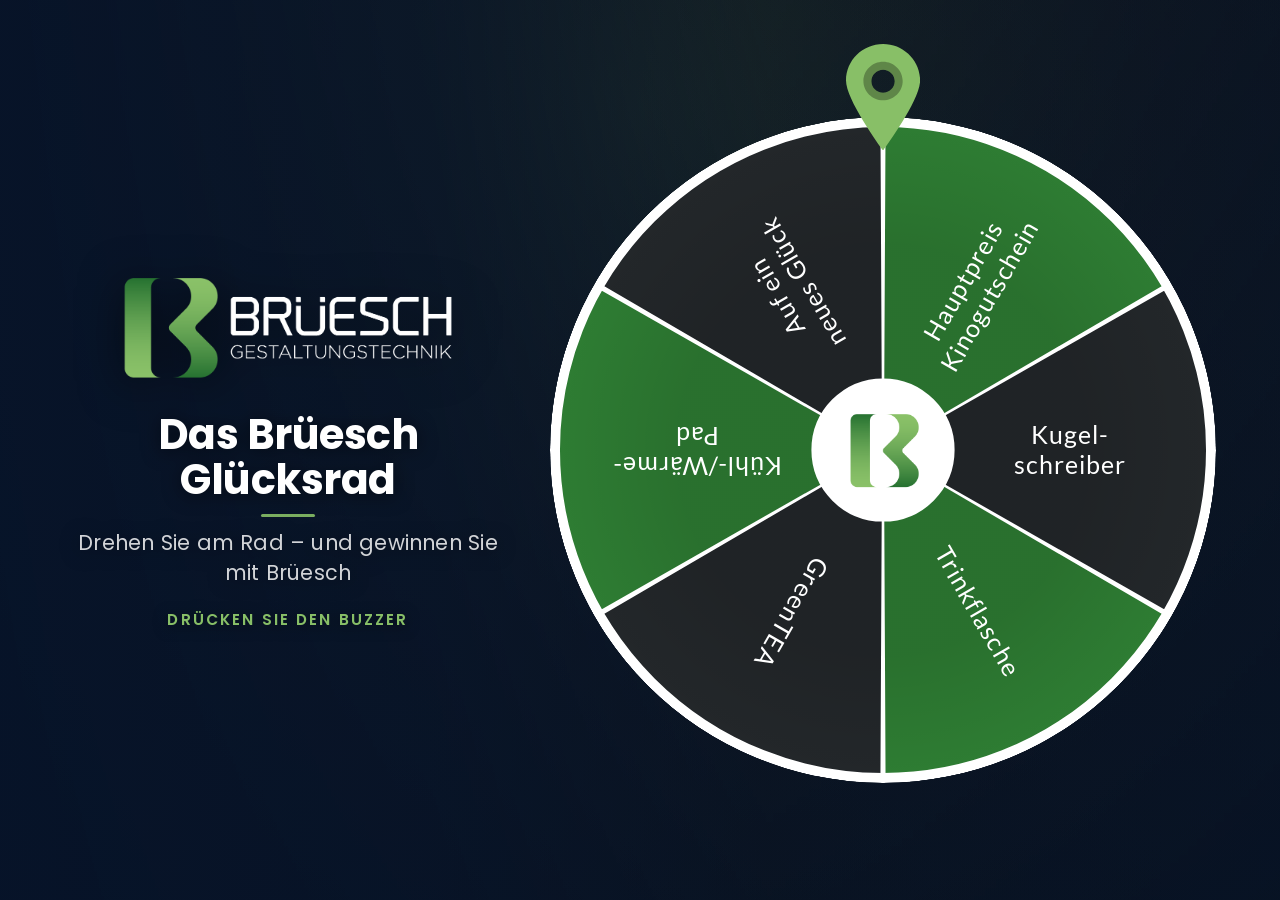
<file: glueckrad/index.html>
<!DOCTYPE html>
<html lang="de">
<head>
  <meta charset="UTF-8">
  <meta name="viewport" content="width=device-width, initial-scale=1, maximum-scale=1, user-scalable=no">
  <title>Digitales Glücksrad</title>

  <link rel="stylesheet" href="css/reset.css">
  <link rel="stylesheet" href="css/easywheel.css">
  <link rel="stylesheet" href="css/signage.css">
</head>
<body>

  <!-- ================= Hintergrund ================= -->
  <canvas id="bg-canvas"></canvas>              <!-- animierte Marine-Szene (Radar/Wind/Leuchtturm) -->
  <video id="bg-video" autoplay muted loop playsinline></video>  <!-- optionales Video (falls konfiguriert) -->
  <div id="bg-scrim"></div>

  <!-- ================= Bühne (Querformat: links Text, rechts Rad) ===== -->
  <div id="stage">
    <div class="brand-col">
      <img id="brand-logo" class="logo" src="" alt="Logo">
      <div class="intro-message">
        <strong id="brand-title"></strong>
        <span class="brand-rule" aria-hidden="true"></span>
        <div id="brand-subtitle"></div>
      </div>
      <div id="cta-hint" class="cta-hint"></div>
    </div>

    <div class="wheel-col">
      <div class="wheel-wrap">
        <div class="easywheel"></div>
      </div>
    </div>

    <!-- vom Plugin als Start-Button verdrahtet, unsichtbar -->
    <a href="#" class="spin-to-win" id="spin" style="display:none;">Spin</a>
  </div>

  <!-- ================= Ergebnis-Overlay ================= -->
  <div id="overlay" class="overlay" aria-hidden="true">
    <div class="overlay-card">
      <div id="overlay-title" class="overlay-title"></div>
      <div id="overlay-text"  class="overlay-text"></div>
      <div id="overlay-prize" class="overlay-prize"></div>
      <div id="overlay-note"  class="overlay-note"></div>
      <div id="overlay-qr"    class="overlay-qr"></div>
      <div id="overlay-qrhint" class="overlay-qrhint"></div>
      <div id="overlay-countdown" class="overlay-countdown">
        <div class="cd-text" id="cd-text"></div>
        <div class="cd-bar"><div id="cd-fill" class="cd-fill"></div></div>
      </div>
    </div>
  </div>

  <!-- Tick-Sound -->
  <audio id="tick" src="assets/media/tick.mp3" preload="auto"></audio>

  <!-- ================= Skripte ================= -->
  <script src="js/jquery.min.js"></script>
  <script src="js/jquery.easing.1.3.js"></script>
  <script src="js/jquery.easywheel.min.js"></script>
  <script src="js/qrcode.min.js"></script>
  <script src="js/marine-bg.js"></script>
  <script src="config.js"></script>
  <!-- Ausspiel-Steuerung: Tageskontingente + Streckung über die Öffnungszeit -->
  <script src="js/ausspielung.js"></script>
  <script src="js/spiegel.js"></script>   <!-- Live-Übertragung auf Beamer/Zweitbildschirm -->
  <script src="js/app.js"></script>
  <!-- Optionaler zweiter Auslöser über den Sensor Hub; tut nichts,
       solange sensorHub.enabled in config.js auf false steht. -->
  <script src="js/sensorhub.js"></script>
  <script src="js/sensorhub-anbindung.js"></script>
</body>
</html>
</file>
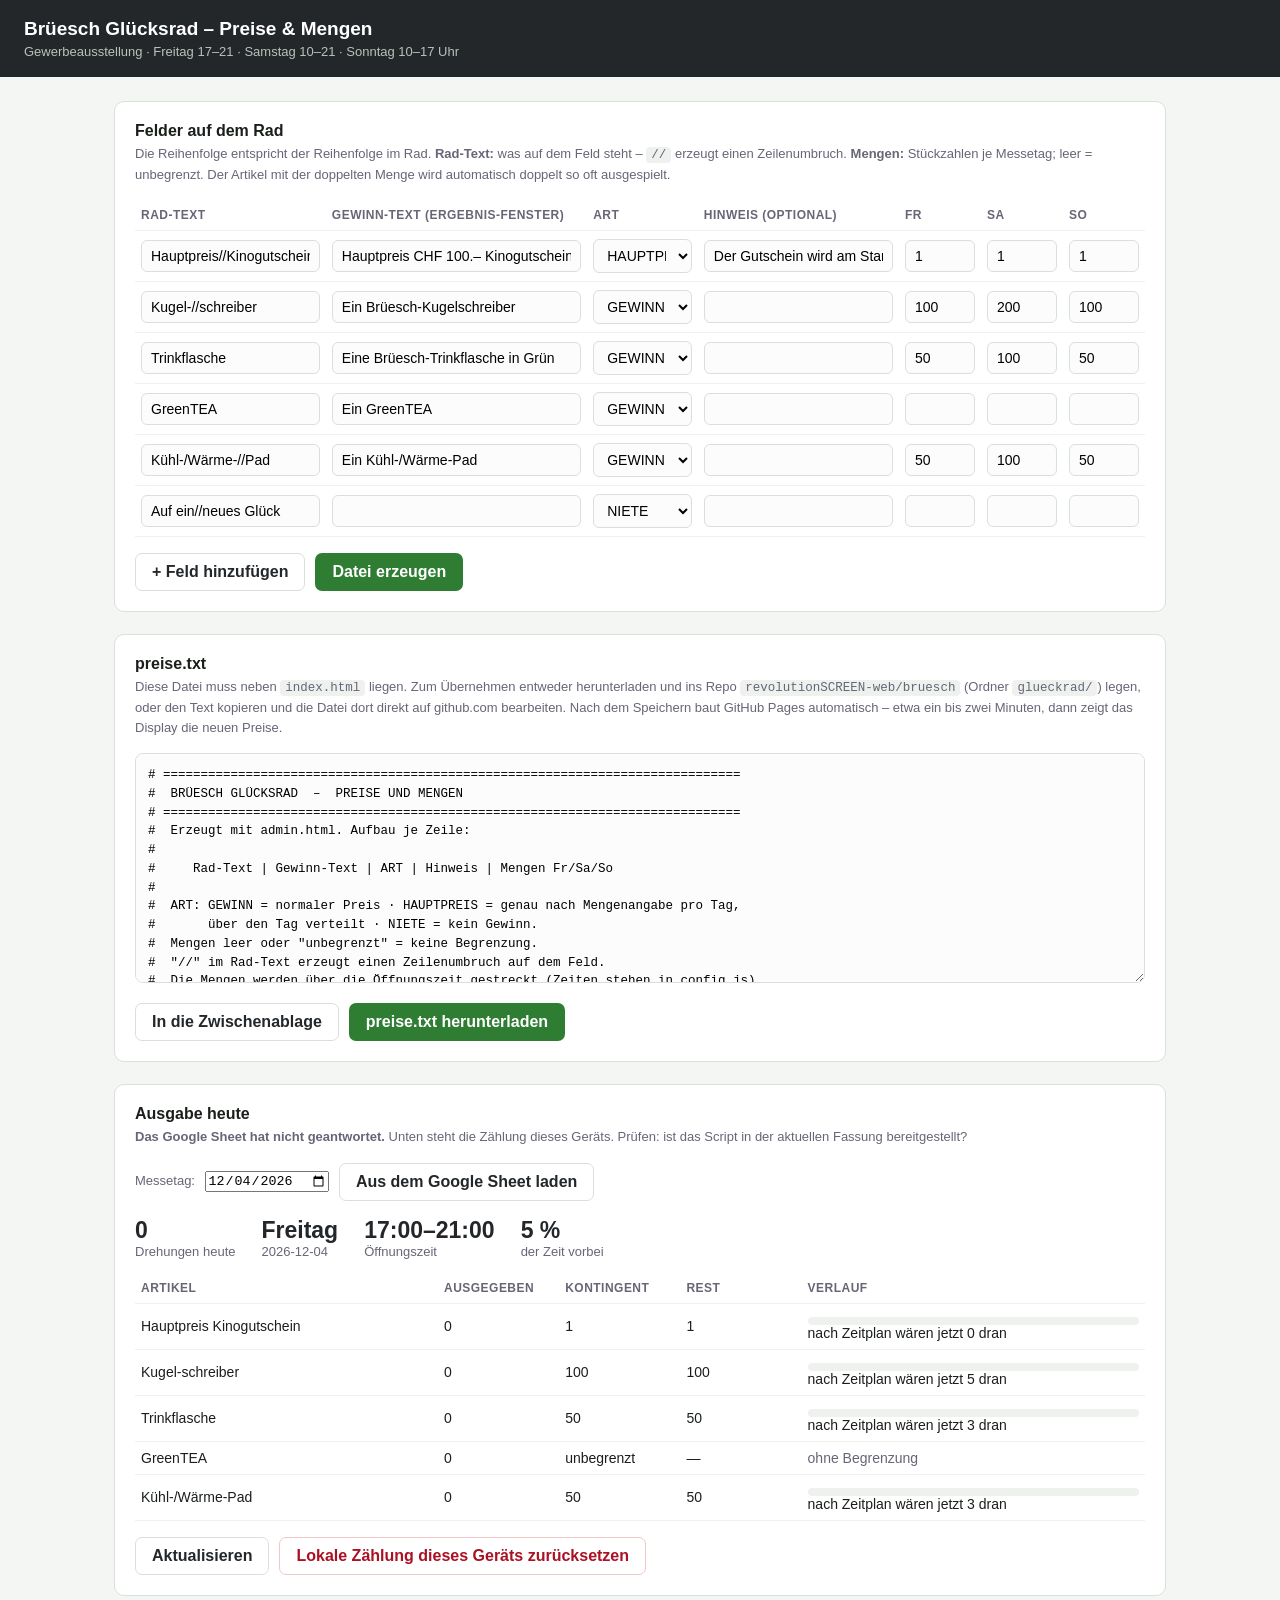
<file: glueckrad/admin.html>
<!DOCTYPE html>
<html lang="de">
<head>
<meta charset="UTF-8">
<meta name="viewport" content="width=device-width, initial-scale=1">
<title>Glücksrad – Preise &amp; Mengen</title>
<style>
  :root{ --gruen:#2E7D33; --hell:#88BF67; --anthrazit:#23272A; --rand:#d9e0d9; --grau:#667; }
  *{ box-sizing:border-box; }
  body{ margin:0; background:#f4f6f4; color:#1a1f1a;
        font-family:-apple-system,BlinkMacSystemFont,'Segoe UI',Roboto,Helvetica,Arial,sans-serif; }
  header{ background:var(--anthrazit); color:#fff; padding:18px 24px; }
  header h1{ margin:0; font-size:19px; font-weight:700; }
  header p{ margin:4px 0 0; font-size:13px; color:#b9c2b9; }
  main{ max-width:1100px; margin:0 auto; padding:24px; }
  section{ background:#fff; border:1px solid var(--rand); border-radius:10px; padding:20px; margin-bottom:22px; }
  h2{ margin:0 0 4px; font-size:16px; }
  h2 + p.hinweis{ margin:0 0 16px; }
  p.hinweis{ font-size:13px; color:var(--grau); line-height:1.5; }
  table{ width:100%; border-collapse:collapse; font-size:14px; }
  th,td{ text-align:left; padding:8px 6px; border-bottom:1px solid #eef1ee; vertical-align:middle; }
  th{ font-size:12px; text-transform:uppercase; letter-spacing:.04em; color:var(--grau); font-weight:600; }
  input[type=text],input[type=number],select{ width:100%; padding:7px 9px; border:1px solid var(--rand);
        border-radius:6px; font-size:14px; font-family:inherit; background:#fbfcfb; }
  input:focus,select:focus{ outline:2px solid var(--hell); outline-offset:-1px; }
  td.menge input{ width:70px; }
  button{ font:inherit; font-weight:600; padding:9px 16px; border-radius:7px; border:1px solid transparent;
        cursor:pointer; background:var(--gruen); color:#fff; }
  button.sekundaer{ background:#fff; color:var(--anthrazit); border-color:var(--rand); }
  button.warnung{ background:#fff; color:#a12; border-color:#f0c8c8; }
  button:hover{ filter:brightness(1.07); }
  .knopfzeile{ display:flex; gap:10px; flex-wrap:wrap; margin-top:16px; }
  textarea{ width:100%; height:230px; font-family:ui-monospace,Menlo,Consolas,monospace; font-size:12.5px;
        border:1px solid var(--rand); border-radius:8px; padding:12px; background:#fbfcfb; line-height:1.5; }
  .balken{ height:8px; background:#eef1ee; border-radius:4px; overflow:hidden; margin-top:5px; }
  .balken i{ display:block; height:100%; background:var(--hell); }
  .kpi{ display:flex; gap:26px; flex-wrap:wrap; margin-bottom:14px; }
  .kpi div{ font-size:13px; color:var(--grau); }
  .kpi b{ display:block; font-size:23px; color:var(--anthrazit); font-weight:700; }
  .warnbox{ background:#fff8e6; border:1px solid #f0dfae; border-radius:8px; padding:12px 14px;
        font-size:13px; line-height:1.55; color:#6b5514; margin-bottom:16px; }
  .art-niete{ color:var(--grau); }
  code{ background:#eef1ee; padding:1px 5px; border-radius:4px; font-size:12.5px; }
</style>
</head>
<body>

<header>
  <h1>Brüesch Glücksrad – Preise &amp; Mengen</h1>
  <p>Gewerbeausstellung · Freitag 17–21 · Samstag 10–21 · Sonntag 10–17 Uhr</p>
</header>

<main>

  <!-- ============ Preise ============ -->
  <section>
    <h2>Felder auf dem Rad</h2>
    <p class="hinweis">
      Die Reihenfolge entspricht der Reihenfolge im Rad. <b>Rad-Text:</b> was auf dem Feld steht –
      <code>//</code> erzeugt einen Zeilenumbruch. <b>Mengen:</b> Stückzahlen je Messetag; leer =
      unbegrenzt. Der Artikel mit der doppelten Menge wird automatisch doppelt so oft ausgespielt.
    </p>
    <table>
      <thead>
        <tr>
          <th style="width:19%">Rad-Text</th>
          <th style="width:26%">Gewinn-Text (Ergebnis-Fenster)</th>
          <th style="width:11%">Art</th>
          <th style="width:20%">Hinweis (optional)</th>
          <th style="width:8%">Fr</th><th style="width:8%">Sa</th><th style="width:8%">So</th>
        </tr>
      </thead>
      <tbody id="zeilen"></tbody>
    </table>
    <div class="knopfzeile">
      <button type="button" id="neu" class="sekundaer">+ Feld hinzufügen</button>
      <button type="button" id="erzeugen">Datei erzeugen</button>
    </div>
  </section>

  <!-- ============ Datei ============ -->
  <section>
    <h2>preise.txt</h2>
    <p class="hinweis">
      Diese Datei muss neben <code>index.html</code> liegen. Zum Übernehmen entweder herunterladen und
      ins Repo <code>revolutionSCREEN-web/bruesch</code> (Ordner <code>glueckrad/</code>) legen, oder den
      Text kopieren und die Datei dort direkt auf github.com bearbeiten. Nach dem Speichern baut GitHub
      Pages automatisch – etwa ein bis zwei Minuten, dann zeigt das Display die neuen Preise.
    </p>
    <textarea id="ausgabe" spellcheck="false"></textarea>
    <div class="knopfzeile">
      <button type="button" id="kopieren" class="sekundaer">In die Zwischenablage</button>
      <button type="button" id="laden">preise.txt herunterladen</button>
    </div>
  </section>

  <!-- ============ Bestand ============ -->
  <section>
    <h2>Ausgabe heute</h2>
    <p class="hinweis" id="quelle">Wird geladen …</p>
    <div class="knopfzeile" style="margin:0 0 16px">
      <label style="font-size:13px;color:var(--grau);align-self:center">Messetag:
        <input type="date" id="datum" style="width:auto;margin-left:6px">
      </label>
      <button type="button" id="holen" class="sekundaer">Aus dem Google Sheet laden</button>
    </div>
    <div class="kpi" id="kpi"></div>
    <table>
      <thead><tr>
        <th style="width:30%">Artikel</th><th style="width:12%">ausgegeben</th>
        <th style="width:12%">Kontingent</th><th style="width:12%">Rest</th><th>Verlauf</th>
      </tr></thead>
      <tbody id="bestand"></tbody>
    </table>
    <div class="knopfzeile">
      <button type="button" id="aktualisieren" class="sekundaer">Aktualisieren</button>
      <button type="button" id="reset" class="warnung">Lokale Zählung dieses Geräts zurücksetzen</button>
    </div>
  </section>

</main>

<script src="config.js"></script>
<script src="js/ausspielung.js"></script>
<script>
(function () {
  'use strict';
  var CFG  = window.GLUECKSRAD_CONFIG;
  var TAGE = ['5', '6', '0'];                 // Freitag, Samstag, Sonntag

  /* ---------- Tabelle aufbauen ---------- */
  function zeileHtml(s) {
    s = s || { name: '', prize: '', art: 'GEWINN', note: '', mengen: null };
    var m = s.mengen || {};
    var art = s.art || (s.win === false ? 'NIETE' : (s.hauptpreis ? 'HAUPTPREIS' : 'GEWINN'));
    var tr = document.createElement('tr');
    tr.innerHTML =
      '<td><input type="text" class="f-name" value="' + esc(roh(s.name)) + '"></td>' +
      '<td><input type="text" class="f-prize" value="' + esc(s.prize || '') + '"></td>' +
      '<td><select class="f-art">' +
        opt('GEWINN', art) + opt('HAUPTPREIS', art) + opt('NIETE', art) +
      '</select></td>' +
      '<td><input type="text" class="f-note" value="' + esc(s.note || '') + '"></td>' +
      TAGE.map(function (t) {
        var v = (m && typeof m[t] === 'number') ? m[t] : '';
        return '<td class="menge"><input type="number" min="0" class="f-m" data-tag="' + t + '" value="' + v + '"></td>';
      }).join('');
    return tr;
  }
  function opt(w, gewaehlt) { return '<option' + (w === gewaehlt ? ' selected' : '') + '>' + w + '</option>'; }
  function roh(n) { return String(n || '').replace(/<br\s*\/?>/gi, '//'); }
  function esc(t)  { return String(t).replace(/&/g, '&amp;').replace(/"/g, '&quot;').replace(/</g, '&lt;'); }

  var tbody = document.getElementById('zeilen');
  (CFG.segments || []).forEach(function (s) { tbody.appendChild(zeileHtml(s)); });
  document.getElementById('neu').onclick = function () { tbody.appendChild(zeileHtml(null)); };

  /* ---------- preise.txt erzeugen ---------- */
  var KOPF = [
    '# =============================================================================',
    '#  BRÜESCH GLÜCKSRAD  –  PREISE UND MENGEN',
    '# =============================================================================',
    '#  Erzeugt mit admin.html. Aufbau je Zeile:',
    '#',
    '#     Rad-Text | Gewinn-Text | ART | Hinweis | Mengen Fr/Sa/So',
    '#',
    '#  ART: GEWINN = normaler Preis · HAUPTPREIS = genau nach Mengenangabe pro Tag,',
    '#       über den Tag verteilt · NIETE = kein Gewinn.',
    '#  Mengen leer oder "unbegrenzt" = keine Begrenzung.',
    '#  "//" im Rad-Text erzeugt einen Zeilenumbruch auf dem Feld.',
    '#  Die Mengen werden über die Öffnungszeit gestreckt (Zeiten stehen in config.js).',
    '# =============================================================================',
    ''
  ].join('\n');

  function erzeugen() {
    var zeilen = [];
    [].forEach.call(tbody.children, function (tr) {
      var name  = tr.querySelector('.f-name').value.trim();
      if (!name) return;
      var prize = tr.querySelector('.f-prize').value.trim();
      var art   = tr.querySelector('.f-art').value;
      var note  = tr.querySelector('.f-note').value.trim();
      var mengen = [].map.call(tr.querySelectorAll('.f-m'), function (i) { return i.value.trim(); });
      var mSpalte = mengen.every(function (v) { return v === ''; }) ? '' : mengen.map(function (v) { return v === '' ? '0' : v; }).join('/');
      var teile = [name, art === 'NIETE' ? '' : prize, art];
      if (note || mSpalte) teile.push(note);
      if (mSpalte) teile.push(mSpalte);
      zeilen.push(teile.join(' | '));
    });
    var text = KOPF + '\n' + zeilen.join('\n\n') + '\n';
    document.getElementById('ausgabe').value = text;
    return text;
  }
  document.getElementById('erzeugen').onclick = erzeugen;

  document.getElementById('kopieren').onclick = function () {
    var t = document.getElementById('ausgabe');
    if (!t.value) erzeugen();
    t.select();
    try { document.execCommand('copy'); this.textContent = 'Kopiert ✓';
          var b = this; setTimeout(function () { b.textContent = 'In die Zwischenablage'; }, 1800); }
    catch (e) { alert('Bitte den Text von Hand markieren und kopieren.'); }
  };

  document.getElementById('laden').onclick = function () {
    var text = erzeugen();
    var a = document.createElement('a');
    a.href = URL.createObjectURL(new Blob([text], { type: 'text/plain;charset=utf-8' }));
    a.download = 'preise.txt';
    document.body.appendChild(a); a.click(); document.body.removeChild(a);
  };

  /* ---------- Bestandsübersicht ----------
     Quelle ist das Google Sheet (geräteübergreifend, übersteht Neustarts).
     Antwortet es nicht, wird die lokale Zählung dieses Geräts gezeigt.     */
  var datumFeld = document.getElementById('datum');
  datumFeld.value = new Date().toISOString().slice(0, 10);

  function tagesmengeVon(seg, tagNr) {
    return (seg.mengen && typeof seg.mengen[tagNr] === 'number') ? seg.mengen[tagNr] : null;
  }

  function ausSheet() {
    var datum = datumFeld.value || new Date().toISOString().slice(0, 10);
    var quelle = document.getElementById('quelle');
    quelle.textContent = 'Frage das Google Sheet ab …';
    if (!window.Ausspielung.standAusSheet) { quelle.textContent = 'Kein Sheet konfiguriert.'; bestand(); return; }
    window.Ausspielung.standAusSheet(CFG, datum, function (daten) {
      if (!daten || !daten.ausgegeben) {
        quelle.innerHTML = '<b>Das Google Sheet hat nicht geantwortet.</b> Unten steht die Zählung ' +
                           'dieses Geräts. Prüfen: ist das Script in der aktuellen Fassung bereitgestellt?';
        bestand();
        return;
      }
      quelle.innerHTML = 'Stand <b>aus dem Google Sheet</b> für den ' + daten.datum +
                         ' · ' + (daten.gesamt || 0) + ' ausgespielte Gewinne. ' +
                         'Diese Zahlen gelten geräteübergreifend und überstehen einen Neustart des Displays.';
      zeichne(daten, datum);
    });
  }

  function zeichne(daten, datum) {
    var wtag = String(new Date(datum + 'T12:00:00').getDay());
    var tage = { '5': 'Freitag', '6': 'Samstag', '0': 'Sonntag' };
    var plan = (CFG.ausspielung && CFG.ausspielung.tage) ? CFG.ausspielung.tage[wtag] : null;
    document.getElementById('kpi').innerHTML =
      '<div><b>' + (daten.gesamt || 0) + '</b>Gewinne ausgespielt</div>' +
      '<div><b>' + (tage[wtag] || 'kein Messetag') + '</b>' + datum + '</div>' +
      '<div><b>' + (plan ? (plan.von + '–' + plan.bis) : '—') + '</b>Öffnungszeit</div>';

    var tb = document.getElementById('bestand');
    tb.innerHTML = '';
    (CFG.segments || []).forEach(function (seg) {
      if (!seg.win) return;
      var k = window.Ausspielung._intern.schluessel(seg);
      var raus = daten.ausgegeben[k] || 0;
      var menge = tagesmengeVon(seg, wtag);
      var name = String(seg.name || '').replace(/-\s*<br\s*\/?>/gi, '-').replace(/<br\s*\/?>/gi, ' ').replace(/<[^>]+>/g, '');
      var anteil = (menge && menge > 0) ? Math.min(100, Math.round(raus / menge * 100)) : 0;
      var tr = document.createElement('tr');
      tr.innerHTML =
        '<td>' + name + '</td>' +
        '<td>' + raus + '</td>' +
        '<td>' + (menge === null ? 'unbegrenzt' : menge) + '</td>' +
        '<td>' + (menge === null ? '—' : Math.max(0, menge - raus)) + '</td>' +
        '<td>' + (menge === null ? '<span class="art-niete">ohne Begrenzung</span>'
                : '<div class="balken"><i style="width:' + anteil + '%"></i></div>') + '</td>';
      tb.appendChild(tr);
    });
  }

  document.getElementById('holen').onclick = ausSheet;

  function bestand() {
    var u = window.Ausspielung.uebersicht(CFG);
    var tage = { '5': 'Freitag', '6': 'Samstag', '0': 'Sonntag' };
    var heute = new Date().getDay();
    var kpi = document.getElementById('kpi');
    kpi.innerHTML =
      '<div><b>' + u.drehungen + '</b>Drehungen heute</div>' +
      '<div><b>' + (tage[heute] || 'kein Messetag') + '</b>' + u.datum + '</div>' +
      '<div><b>' + (u.plan ? (u.plan.von + '–' + u.plan.bis) : '—') + '</b>Öffnungszeit</div>' +
      '<div><b>' + (u.zeitanteil === null ? '—' : Math.round(u.zeitanteil * 100) + ' %') + '</b>der Zeit vorbei</div>';

    var tb = document.getElementById('bestand');
    tb.innerHTML = '';
    u.zeilen.forEach(function (z) {
      var tr = document.createElement('tr');
      var anteil = (z.menge && z.menge > 0) ? Math.min(100, Math.round(z.raus / z.menge * 100)) : 0;
      tr.innerHTML =
        '<td>' + z.name + '</td>' +
        '<td>' + z.raus + '</td>' +
        '<td>' + (z.menge === null ? (z.geplant ? '<span class="hinweis">geplant ' + z.geplant + '</span>' : 'unbegrenzt') : z.menge) + '</td>' +
        '<td>' + (z.rest === null ? '—' : z.rest) + '</td>' +
        '<td>' + (z.menge === null ? '<span class="art-niete">ohne Begrenzung</span>'
                : '<div class="balken"><i style="width:' + anteil + '%"></i></div>'
                  + (z.soll !== null ? '<span class="hinweis">nach Zeitplan wären jetzt ' + z.soll + ' dran</span>' : '')) + '</td>';
      tb.appendChild(tr);
    });
  }
  document.getElementById('aktualisieren').onclick = ausSheet;
  document.getElementById('reset').onclick = function () {
    if (!confirm('Die heutige Zählung DIESES Geräts wird auf null gesetzt.\n\n' +
                 'Die Zeilen im Google Sheet bleiben bestehen – das Rad holt sich den Stand beim ' +
                 'nächsten Abgleich von dort zurück. Fortfahren?')) return;
    window.Ausspielung.zuruecksetzen();
    ausSheet();
  };

  erzeugen();
  ausSheet();
})();
</script>
</body>
</html>
</file>
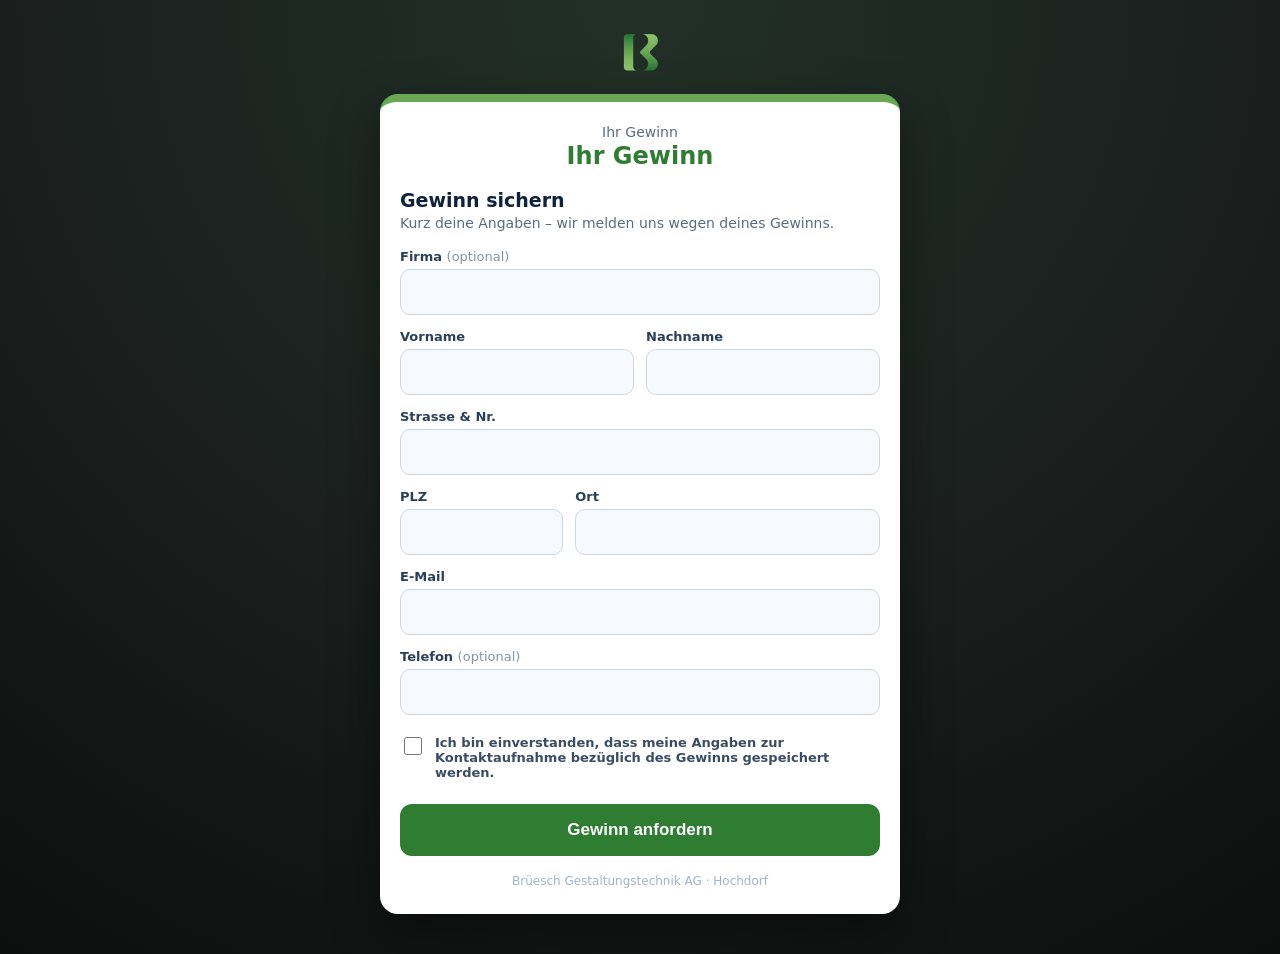
<file: glueckrad/form.html>
<!DOCTYPE html>
<html lang="de">
<head>
  <meta charset="UTF-8">
  <meta name="viewport" content="width=device-width, initial-scale=1, maximum-scale=1">
  <title>Gewinn sichern – Brüesch</title>
  <style>
    :root { --navy:#1B2320; --deep:#0C0F0E; --accent:#69A756; --line:#2c3b30; }
    * { box-sizing: border-box; }
    body {
      margin: 0; min-height: 100vh;
      font-family: system-ui, -apple-system, "Segoe UI", Roboto, sans-serif;
      color: #fff;
      background: radial-gradient(circle at 50% 0%, #223026 0%, var(--navy) 45%, var(--deep) 100%);
      -webkit-font-smoothing: antialiased;
    }
    .wrap { max-width: 560px; margin: 0 auto; padding: 24px 20px 40px; }
    .logo { display: block; height: 40px; margin: 8px auto 22px; }
    .card {
      background: #fff; color: #10233d; border-radius: 18px; padding: 22px 20px 26px;
      box-shadow: 0 18px 50px rgba(0,0,0,.4); border-top: 8px solid var(--accent);
    }
    .prize-tag { text-align: center; margin-bottom: 18px; }
    .prize-tag .lbl { font-size: 14px; color: #5b6b80; }
    .prize-tag .val { font-size: 24px; font-weight: 800; color: #2E7D33; margin-top: 2px; line-height: 1.2; }
    h1 { font-size: 19px; margin: 0 0 4px; }
    p.sub { margin: 0 0 18px; font-size: 14px; color: #5b6b80; }
    label { display: block; font-size: 13px; font-weight: 700; margin: 14px 0 5px; color: #29405c; }
    label .opt { font-weight: 400; color: #8494a6; }
    input[type=text], input[type=email], input[type=tel] {
      width: 100%; padding: 13px 14px; font-size: 16px; /* 16px = kein iOS-Zoom */
      border: 1.5px solid #cdd7e3; border-radius: 10px; background: #f7fafd; color: #10233d;
    }
    input:focus { outline: none; border-color: var(--accent); background: #fff; }
    .row { display: flex; gap: 12px; }
    .row .col-plz { flex: 0 0 34%; }
    .row .col-ort { flex: 1 1 auto; }
    .consent { display: flex; gap: 10px; align-items: flex-start; margin: 20px 0 6px; font-size: 13px; color: #3a4d64; }
    .consent input { margin-top: 2px; width: 18px; height: 18px; flex: 0 0 auto; }
    button {
      width: 100%; margin-top: 18px; padding: 16px; font-size: 17px; font-weight: 800;
      color: #fff; background: #2E7D33; border: 0; border-radius: 12px; cursor: pointer;
    }
    button:active { background: #256a2b; }
    .foot { text-align: center; font-size: 12px; color: #9fb4cc; margin-top: 18px; }
    /* Danke-Ansicht */
    #thanks { display: none; text-align: center; padding: 24px 10px 36px; }
    #thanks .thanks-logo { display: block; width: min(72%, 260px); height: auto; margin: 4px auto 22px; }
    #thanks .big { font-size: 46px; line-height: 1; }
    #thanks h2 { font-size: 24px; margin: 12px 0 6px; }
    #thanks p { color: #cfe0f2; font-size: 15px; }
    /* Setup-Hinweis, falls Script-URL fehlt */
    #notconf { display: none; background: #fff3cd; color: #7a5c00; border-radius: 10px;
               padding: 12px 14px; font-size: 13px; margin-top: 14px; }
  </style>
</head>
<body>
  <div class="wrap">
    <img class="logo" src="assets/images/bruesch-mark.png" alt="Brüesch"
         onerror="this.style.display='none'">

    <div class="card" id="formcard">
      <div class="prize-tag">
        <div class="lbl">Ihr Gewinn</div>
        <div class="val" id="prizeval">–</div>
      </div>
      <h1>Gewinn sichern</h1>
      <p class="sub">Kurz deine Angaben – wir melden uns wegen deines Gewinns.</p>

      <form id="lead" method="POST" target="sink" autocomplete="on">
        <label>Firma <span class="opt">(optional)</span></label>
        <input type="text" name="firma">

        <div class="row">
          <div style="flex:1">
            <label>Vorname</label>
            <input type="text" name="vorname" required>
          </div>
          <div style="flex:1">
            <label>Nachname</label>
            <input type="text" name="nachname" required>
          </div>
        </div>

        <label>Strasse &amp; Nr.</label>
        <input type="text" name="strasse" required>

        <div class="row">
          <div class="col-plz">
            <label>PLZ</label>
            <input type="text" name="plz" inputmode="numeric" required>
          </div>
          <div class="col-ort">
            <label>Ort</label>
            <input type="text" name="ort" required>
          </div>
        </div>

        <label>E-Mail</label>
        <input type="email" name="email" required>

        <label>Telefon <span class="opt">(optional)</span></label>
        <input type="tel" name="telefon">

        <input type="hidden" name="prize" id="prize">
        <input type="hidden" name="id" id="id">

        <label class="consent">
          <input type="checkbox" required>
          <span>Ich bin einverstanden, dass meine Angaben zur Kontaktaufnahme
                bezüglich des Gewinns gespeichert werden.</span>
        </label>

        <button type="submit" id="submitbtn">Gewinn anfordern</button>
        <div id="notconf">Hinweis: Das Formular ist noch nicht mit dem Google&nbsp;Sheet
          verbunden (<code>lead.scriptUrl</code> in <code>config.js</code> fehlt).</div>
      </form>
      <div class="foot">Brüesch Gestaltungstechnik AG · Hochdorf</div>
    </div>

    <div id="thanks">
      <img class="thanks-logo" src="assets/images/bruesch-logo-weiss.png" alt="Brüesch Gestaltungstechnik"
           onerror="this.style.display='none'">
      <div class="big">✅</div>
      <h2>Vielen Dank!</h2>
      <p>Deine Angaben sind erfasst – wir melden uns wegen deines Gewinns.</p>
    </div>
  </div>

  <!-- unsichtbares Ziel: Formular postet hierhin (umgeht CORS komplett) -->
  <iframe name="sink" style="display:none" title="sink"></iframe>

  <script src="config.js"></script>
  <script>
    (function () {
      var CFG = window.GLUECKSRAD_CONFIG || {};
      var lead = CFG.lead || {};
      var params = new URLSearchParams(location.search);

      // Preis + ID aus der URL übernehmen
      var prize = params.get('prize') || '';
      document.getElementById('prizeval').textContent = prize || 'Ihr Gewinn';
      document.getElementById('prize').value = prize;
      document.getElementById('id').value = params.get('id') || '';

      var form = document.getElementById('lead');
      // Ziel = Google-Apps-Script-Web-App
      if (lead.scriptUrl) {
        form.action = lead.scriptUrl;
      } else {
        document.getElementById('notconf').style.display = 'block';
      }

      var submitted = false;
      form.addEventListener('submit', function (e) {
        if (!lead.scriptUrl) { e.preventDefault(); return; }
        // HTML5-Pflichtfelder haben bereits validiert; jetzt läuft der POST ins iframe
        submitted = true;
        document.getElementById('submitbtn').textContent = 'Wird gesendet …';
        document.getElementById('submitbtn').disabled = true;
      });

      // iframe meldet Ladeende nach dem POST -> Danke zeigen
      document.querySelector('iframe[name=sink]').addEventListener('load', function () {
        if (!submitted) return;                 // initiales Laden ignorieren
        document.getElementById('formcard').style.display = 'none';
        document.getElementById('thanks').style.display = 'block';
        window.scrollTo(0, 0);
      });
    })();
  </script>
</body>
</html>
</file>
<file: glueckrad/css/easywheel.css>
.easyWheel {
	position: relative;
	max-width: 100%;
	margin: 4em auto 1em;
	font-size: 25px;
	font-weight: bold;
}
.easyWheel,
.easyWheel *{
	/*overflow: visible !important;*/
	-webkit-box-sizing: border-box;
	   -moz-box-sizing: border-box;
			box-sizing: border-box;
	-webkit-user-select: none;
       -moz-user-select: none;
		-ms-user-select: none;
			user-select: none;
}
.eWheel-wrapper {
	position: relative;
}
.easyWheel .eWheel-inner{
	display: block;
    overflow: hidden;
    width: 100%;
    height: 100%;
    position: relative;
}
.easyWheel .eWheel{
	border-radius: 100%;
	overflow: hidden;
}
.easyWheel .eWheel,
.easyWheel .eWheel>.eWheel-bg-layer,
.easyWheel .eWheel>.eWheel-txt-wrap,
.easyWheel .eWheel>.eWheel-txt-wrap>.eWheel-txt{
	position: absolute;
	top: 0;
	left: 0;
	width: 100%;
	height: 100%;
}
.easyWheel .eWheel>.eWheel-txt-wrap>.eWheel-txt,
.easyWheel .eWheel>.eWheel-bg-layer {
	margin: 0 auto;
	border-radius: 100%;
	padding: 0;
	list-style: none;
	overflow: hidden;
	color: #ecf0f1;
}
.easyWheel .eWheel>.eWheel-txt-wrap,
.easyWheel .eWheel>.eWheel-bg-layer {
	transform: rotate(-90deg);
	
}
.easyWheel .eWheel .eWheel-child .eWheel-inside{
    display: table;
	transform: rotate(0) skew(-45deg);
    width: 50%;
    height: 50%;
    transform-origin: 0 0;
    text-align: right;
    box-sizing: border-box;
    -moz-box-sizing: border-box;
    -webkit-box-sizing: border-box;
    overflow: hidden;
}
.easyWheel .eWheel .eWheel-child .eWheel-inside> div {
    display: table-cell;
    vertical-align: middle;
    width: 100%;
    height: 100%;
    transform: rotate(25deg);
    transform-origin: 115% 25%;
    padding-right: 40px;
    font-size: 18px;
    font-weight: bold;
}
.easyWheel .eWheel>.eWheel-bg-layer>div {
	overflow: hidden;
	position: absolute;
	top: 50%;
	left: 50%;
	width: 100%;
	height: 100%;
	-webkit-transform-origin: 0 0;
	-moz-transform-origin: 0 0;
	-ms-transform-origin: 0 0;
	-o-transform-origin: 0 0;
	transform-origin: 0 0;
	border: 1px solid transparent;
	background-color: #404040;
}
.easyWheel .eWheel>.eWheel-bg-layer>div:nth-child(odd){
	background-color: #616161;
}
.easyWheel .eWheel>.eWheel-txt-wrap>.eWheel-txt>div {
	position: absolute;
	top: 50%;
	left: 50%;
	box-sizing: border-box;
	-moz-box-sizing: border-box;
	-webkit-box-sizing: border-box;
	/*overflow: hidden;*/
	line-height: 1.2em;
	max-height: 23.4em;
	text-align: right;
	-webkit-transform-origin: 0 0;
	-moz-transform-origin: 0 0;
	-ms-transform-origin: 0 0;
	-o-transform-origin: 0 0;
	transform-origin: 0 1px;
	width: 50%;
	padding-right: 6%;
	font-weight: bold;
	font-size: 100%;
	cursor: default;
	color: #fff;
	text-align: right;
}
.easyWheel .eWheel-center {
    width: 100%;
    height: 100%;
    border-radius: 100%;
	text-align: center;
}
.easyWheel .eWheel-center>.ew-center-empty,
.easyWheel .eWheel-center>.ew-center-html {
    max-width: 100%;
    position: relative;
    top: 50%;
    left: 50%;
    -webkit-transform: translateY(-50%);
    -ms-transform: translateY(-50%);
    transform: translateX(-50%) translateY(-50%);
	z-index: 2;
}
.easyWheel .eWheel-center>.ew-center-empty{
	position: absolute;
}
.easyWheel .eWheel-center>img{
    max-width: 100%;
    width: 200px;
    position: relative;
    top: 50%;
    -webkit-transform: translateY(-50%);
    -ms-transform: translateY(-50%);
    transform: translateY(-50%);
}
.easyWheel .eWheel-center>div {
    position: absolute;
    top: 0;
    left: 0;
    width: 100%;
    height: 100%;
    background: transparent !important;
}
.easyWheel .eWheel-marker {
      border-spacing: 90px;
      width: 16%;
      height: 16%;
      position: absolute;
      left: 50%;
      top: -18%;
      margin-top: 7%;
      margin-left: -8%;
      transition: 0.2 rotate linear;
      z-index: 3;
      display: block;
	transform: rotate(0deg);
    transform-origin: 50% 35%;
}
.easyWheel .eWheel-marker>svg {
    height: 100%;
    display: block;
    text-align: center;
    margin: 0 auto;
}
.easyWheel .rotate{
	transform: rotate(100deg);
}
.eWheel>.eWheel-bg-layer>svg {
	margin: 0 auto;
	border-radius: 50%;
	display: block;
	width: 100%;
    height: 100%;
	transform: rotate(0deg);
}
.eWheel>.eWheel-bg-layer>svg>.ew-current {
	
}
.eWheel>.eWheel-txt-wrap>.eWheel-txt>div.ew-current{
}
.eWheel>.eWheel-bg-layer>svg>.ew-ccurrent {
	
}
.eWheel>.eWheel-txt-wrap>.eWheel-txt>div.ew-ccurrent{
	color: #CFD8DC;
}
</file>
<file: glueckrad/css/signage.css>
/* =========================================================================
   GLÜCKSRAD – SIGNAGE-LAYOUT
   Branding kommt über CSS-Variablen aus config.js (via js/app.js).
   ========================================================================= */

/* --- Selbst gehostete Schrift (kein Google-CDN -> offline-tauglich) ----- */
@font-face {
  font-family: 'Lato';
  font-style: normal;
  font-weight: 400;
  font-display: swap;
  src: url('../assets/fonts/lato-400.woff2') format('woff2');
}
@font-face {
  font-family: 'Lato';
  font-style: normal;
  font-weight: 700;
  font-display: swap;
  src: url('../assets/fonts/lato-700.woff2') format('woff2');
}
/* Poppins = OceanPilot-Markenschrift (wie im Logo) – für Headlines/Overlay */
@font-face { font-family:'Poppins'; font-style:normal; font-weight:400; font-display:swap;
  src:url('../assets/fonts/poppins-400.woff2') format('woff2'); }
@font-face { font-family:'Poppins'; font-style:normal; font-weight:600; font-display:swap;
  src:url('../assets/fonts/poppins-600.woff2') format('woff2'); }
@font-face { font-family:'Poppins'; font-style:normal; font-weight:700; font-display:swap;
  src:url('../assets/fonts/poppins-700.woff2') format('woff2'); }

:root {
  --bg: #f6f6f4;
  --fg: #000000;
  --accent: #e63027;
}

html, body {
  width: 100%;
  height: 100%;
  overflow: hidden;                 /* Vollbild-Kiosk, kein Scrollen */
}
body {
  margin: 0;
  font-family: 'Lato', sans-serif;
  color: var(--fg);
  background: var(--bg);
  -webkit-user-select: none;
  user-select: none;
  cursor: none;                     /* kein Mauszeiger auf dem Display */
}
i { font-style: italic; }
b, strong { font-weight: 700; }

/* --- Hintergrund: animierte Marine-Szene (Canvas) --------------------- */
#bg-canvas {
  position: fixed;
  top: 0; right: 0; bottom: 0; left: 0;   /* Fallback Tizen 4.0 */
  inset: 0;
  width: 100%;
  height: 100%;
  z-index: 0;
  display: block;
}

/* --- Hintergrund-Video (optional) + Abdunkler ------------------------- */
#bg-video {
  position: fixed;
  top: 0; right: 0; bottom: 0; left: 0;   /* Fallback Tizen 4.0 */
  inset: 0;
  width: 100%;
  height: 100%;
  object-fit: cover;
  z-index: 0;
  /* weich geblurrt + abgedunkelt + leicht vergrössert (kein Blur-Rand) ->
     der Kampagnentext wird zu ambienter Marine-Bewegung und konkurriert
     nicht mit unserem Text. Blur/Helligkeit hier bei Bedarf anpassen. */
  filter: blur(9px) brightness(.45) saturate(1.05);
  transform: scale(1.12);
}
#bg-scrim {
  position: fixed;
  top: 0; right: 0; bottom: 0; left: 0;   /* Fallback Tizen 4.0 */
  inset: 0;
  z-index: 1;
  pointer-events: none;
  /* links dunkler (Textlesbarkeit), rechts offener fürs Rad */
  background:
    linear-gradient(90deg, rgba(7,20,42,.92) 0%, rgba(7,20,42,.72) 34%,
                           rgba(7,20,42,.32) 60%, rgba(7,20,42,.55) 100%),
    linear-gradient(0deg,  rgba(7,20,42,.55), rgba(7,20,42,.12));
}

/* --- Bühne: Querformat – links Text, rechts Rad ------------------------ */
#stage {
  position: relative;
  z-index: 2;
  display: flex;
  flex-direction: row;
  align-items: center;
  justify-content: space-between;
  height: 100vh;
  padding: 5vh 5vw;
  box-sizing: border-box;
}
/* Abstand statt Flexbox-gap (gap kann Tizen 4.0 nicht) */
#stage > .wheel-col { margin-left: 3vw; }

.brand-col {
  --logo-w: 30vw;   /* Fallback Tizen 4.0 */
  --logo-w: clamp(240px, 30vw, 540px);
  flex: 1 1 46%;
  max-width: 48%;
  display: flex;
  flex-direction: column;
  align-items: center;        /* alle Texte zentriert */
  justify-content: center;
  text-align: center;
}
.brand-col > * + * { margin-top: 2.6vh; }

.wheel-col {
  flex: 1 1 56%;
  height: 100%;
  display: flex;
  align-items: center;
  justify-content: flex-end;        /* Rad nach rechts schieben */
}

.logo {
  width: var(--logo-w);             /* deutlich grösser + sichtbarer */
  height: auto;
  object-fit: contain;
  filter: drop-shadow(0 6px 22px rgba(0, 0, 0, .55));
}

.intro-message {
  text-align: center;
  text-shadow: 0 2px 18px rgba(0, 0, 0, .55);
}
#brand-title {
  font-family: 'Poppins', 'Lato', sans-serif;
  font-size: 4.6vmin;   /* Fallback Tizen 4.0 */
  font-size: clamp(30px, 4.6vmin, 70px);
  font-weight: 700;
  letter-spacing: -0.012em;
  line-height: 1.08;
  display: block;
  color: #fff;
}
.brand-rule {                     /* feiner Akzent-Trennstrich */
  display: block;
  width: 6vmin;   /* Fallback Tizen 4.0 */
  width: clamp(48px, 6vmin, 84px);
  height: 3px;
  margin: 0.72em auto;
  border-radius: 2px;
  background: var(--accent);
  opacity: .9;
}
#brand-subtitle {
  font-family: 'Poppins', 'Lato', sans-serif;
  font-size: 2.3vmin;   /* Fallback Tizen 4.0 */
  font-size: clamp(17px, 2.3vmin, 30px);
  font-weight: 400;
  letter-spacing: 0.01em;
  line-height: 1.45;
  color: rgba(255, 255, 255, .82);
}

/* Feld-Texte (radial, entlang der Speiche): mehrzeilig zentriert, RADIAL MITTIG
   im Feld (gleicher Abstand vom Textende zum Rand wie vom inneren Textende zur
   Nabe – User-Wunsch). padding-left schiebt den zentrierten Block leicht nach
   aussen bis zur Band-Mitte (6% = ausgewogen; 22% war zu weit aussen). */
.easyWheel .eWheel > .eWheel-txt-wrap > .eWheel-txt > div {
  text-align: center !important;
  padding-left: 6% !important;
  padding-right: 0 !important;
}

/* --- Rad --------------------------------------------------------------- */
.wheel-wrap {
  position: relative;
  width: 100%;
  max-width: 88vh;                  /* Fallback Tizen 4.0 */
  max-width: min(52vw, 88vh);       /* im Querformat durch die Höhe begrenzt */
  display: flex;
  justify-content: flex-end;
  align-items: center;
}
.wheel-wrap .easywheel { margin: 0; }

/* --- Call-to-Action-Hinweis (nur im Leerlauf sichtbar) ----------------- */
.cta-hint {
  font-family: 'Poppins', 'Lato', sans-serif;
  font-size: 1.7vmin;   /* Fallback Tizen 4.0 */
  font-size: clamp(13px, 1.7vmin, 22px);
  font-weight: 600;
  letter-spacing: 0.14em;
  text-transform: uppercase;
  color: var(--accent);
  text-align: center;
  min-height: 1.3em;
  opacity: 0;
  transition: opacity .4s ease;
  text-shadow: 0 2px 14px rgba(0, 0, 0, .6);
}
body.attract .cta-hint {
  opacity: 1;
  animation: ctaPulse 2.6s ease-in-out infinite;
  transform-origin: center;
}
@keyframes ctaPulse {
  0%, 100% { transform: scale(1);    opacity: .75; }
  50%      { transform: scale(1.05); opacity: 1;   }
}

/* --- Attract: langsames Leerlauf-Drehen der Rad-Scheibe ----------------
   will-change/translateZ promoten die Scheibe auf eine eigene GPU-Ebene,
   damit die Dauer-Rotation die schwache Display-Hardware nicht ausbremst
   (sonst kann die Eingabe-Reaktion spürbar verzögern). */
body.attract .easywheel .eWheel {
  animation: attractSpin 26s linear infinite;
  will-change: transform;
  transform: translateZ(0);
  backface-visibility: hidden;
}
@keyframes attractSpin {
  from { transform: rotate(0deg);   }
  to   { transform: rotate(360deg); }
}

/* --- Ergebnis-Overlay -------------------------------------------------- */
.overlay {
  position: fixed;
  top: 0; right: 0; bottom: 0; left: 0;   /* Fallback Tizen 4.0 */
  inset: 0;
  display: flex;
  align-items: center;
  justify-content: center;
  background: rgba(0, 0, 0, .55);
  opacity: 0;
  visibility: hidden;
  transition: opacity .35s ease, visibility .35s ease;
  z-index: 100;
}
.overlay.visible { opacity: 1; visibility: visible; }

.overlay-card {
  background: #fff;
  color: #111;
  border-radius: 18px;
  padding: 5vmin;   /* Fallback Tizen 4.0 */
  padding: clamp(24px, 5vmin, 60px);
  max-width: 84vw;
  max-height: 92vh;
  overflow-y: auto;                 /* passt auch im Hochformat mit Hinweis + QR */
  text-align: center;
  box-shadow: 0 24px 80px rgba(0, 0, 0, .45);
  border-top: 10px solid var(--accent);
  animation: cardIn .4s ease both;
}
@keyframes cardIn {
  from { transform: translateY(24px) scale(.96); opacity: 0; }
  to   { transform: translateY(0)    scale(1);   opacity: 1; }
}

.overlay-title {
  font-family: 'Poppins', 'Lato', sans-serif;
  font-size: 4.2vmin;   /* Fallback Tizen 4.0 */
  font-size: clamp(26px, 4.2vmin, 52px);
  font-weight: 700;
  letter-spacing: -0.01em;
  margin-bottom: .3em;
}
.overlay-text {
  font-size: 2.4vmin;   /* Fallback Tizen 4.0 */
  font-size: clamp(16px, 2.4vmin, 28px);
  color: #444;
}
.overlay-prize {
  font-family: 'Poppins', 'Lato', sans-serif;
  font-size: 3.8vmin;   /* Fallback Tizen 4.0 */
  font-size: clamp(24px, 3.8vmin, 46px);
  font-weight: 700;
  color: var(--accent);
  margin: .5em 0;
  line-height: 1.2;
}
.overlay-prize:empty { display: none; }

/* Hinweistext unter dem Preis (z. B. Verlosungs-Bedingungen Hauptpreis) */
.overlay-note {
  font-size: 1.7vmin;   /* Fallback Tizen 4.0 */
  font-size: clamp(12px, 1.7vmin, 19px);
  line-height: 1.45;
  color: #667;
  max-width: 32em;
  margin: 0 auto .2em;
}
.overlay-note:empty { display: none; }

.overlay-qr {
  margin: .6em auto .2em;
  line-height: 0;
}
.overlay-qr:empty { display: none; }
.overlay-qr img {
  width: 22vmin;   /* Fallback Tizen 4.0 */
  width: clamp(120px, 22vmin, 220px);
  height: auto;
  image-rendering: pixelated;
}
.overlay-qrhint {
  font-size: 1.8vmin;   /* Fallback Tizen 4.0 */
  font-size: clamp(13px, 1.8vmin, 22px);
  color: #666;
}

/* --- Countdown (Zahl + schrumpfender Balken) --------------------------- */
.overlay-countdown { margin-top: 16px; }
.cd-text {
  font-size: 1.7vmin;   /* Fallback Tizen 4.0 */
  font-size: clamp(13px, 1.7vmin, 20px);
  font-weight: 700;
  color: #5b6b80;
  margin-bottom: 7px;
}
.cd-bar {
  width: 100%;
  height: 8px;
  border-radius: 6px;
  background: #e6ecf3;
  overflow: hidden;
}
.cd-fill {
  height: 100%;
  width: 100%;
  border-radius: 6px;
  background: var(--accent);
}

/* Gewinn/Niete-Färbung des Overlays */
.overlay.lose .overlay-card { border-top-color: #9aa0a6; }
.overlay.lose .overlay-prize,
.overlay.lose .overlay-note,
.overlay.lose .overlay-qr,
.overlay.lose .overlay-qrhint { display: none; }

/* --- Debug-Log (nur bei behavior.debug === true) ----------------------- */
#debug-log {
  position: fixed;
  top: 0;
  left: 0;
  z-index: 9999;
  max-width: 60vw;
  padding: 8px 10px;
  background: rgba(0, 0, 0, .78);
  color: #7CFC00;
  font: 13px/1.4 monospace;
  pointer-events: none;
  white-space: pre-wrap;
}

/* --- Hochformat-Fallback (falls Display doch gedreht) ------------------ */
@media (orientation: portrait) {
  #stage {
    flex-direction: column;
    justify-content: space-evenly;
  }
  #stage > .wheel-col { margin-left: 0; margin-top: 1.5vh; }
  .brand-col {
    flex: 0 0 auto;
    max-width: 92%;
    align-items: center;
    text-align: center;
  }
  .intro-message { text-align: center; margin-left: 0; }
  .cta-hint { text-align: center; margin-left: 0; }
  body.attract .cta-hint { transform-origin: center; }
  .wheel-col { flex: 0 1 auto; width: 100%; justify-content: center; }
  .wheel-wrap { max-width: 92vw; justify-content: center; }   /* Fallback Tizen 4.0 */
  .wheel-wrap { max-width: min(92vw, 60vh); }
  /* Logo so breit wie der Titel „Das Brüesch Glücksrad": Titel ~60vw, Logo-Inhalt
     füllt 85% der PNG-Breite -> Box 60/0.85 ≈ 71vw (bei 1080px = ~765px). */
  .logo { width: 71vw; }            /* Fallback Tizen 4.0 */
  .logo { width: min(71vw, 900px); }
  #bg-scrim {
    background: linear-gradient(180deg, rgba(7,20,42,.85), rgba(7,20,42,.35) 40%, rgba(7,20,42,.85));
  }
}

/* =========================================================================
   RADSPIEGEL – Zuschauer-Bildschirm (Beamer)
   Aufruf: index.html?zuschauer=1 · siehe js/spiegel.js
   Alle Angaben bewusst klassisch: Der Tizen-Browser der Samsung-Displays ist
   Chromium 56 und verwirft modernes CSS still.
   ========================================================================= */

/* Kein Mauszeiger auf dem Beamer */
body.zuschauer { cursor: none; }

/* Dezenter Punkt unten rechts: grün = Verbindung zum Stand steht.
   Absichtlich klein und unauffällig – er ist für euch, nicht fürs Publikum. */
#spiegel-status {
  position: fixed;
  right: 16px;
  bottom: 16px;
  width: 10px;
  height: 10px;
  border-radius: 50%;
  background: #C0392B;          /* rot = getrennt */
  opacity: 0.5;
  z-index: 60;
  transition: background-color 400ms ease;
}
#spiegel-status.ok { background: #88BF67; }   /* Brüesch-Hellgrün = verbunden */
</file>
